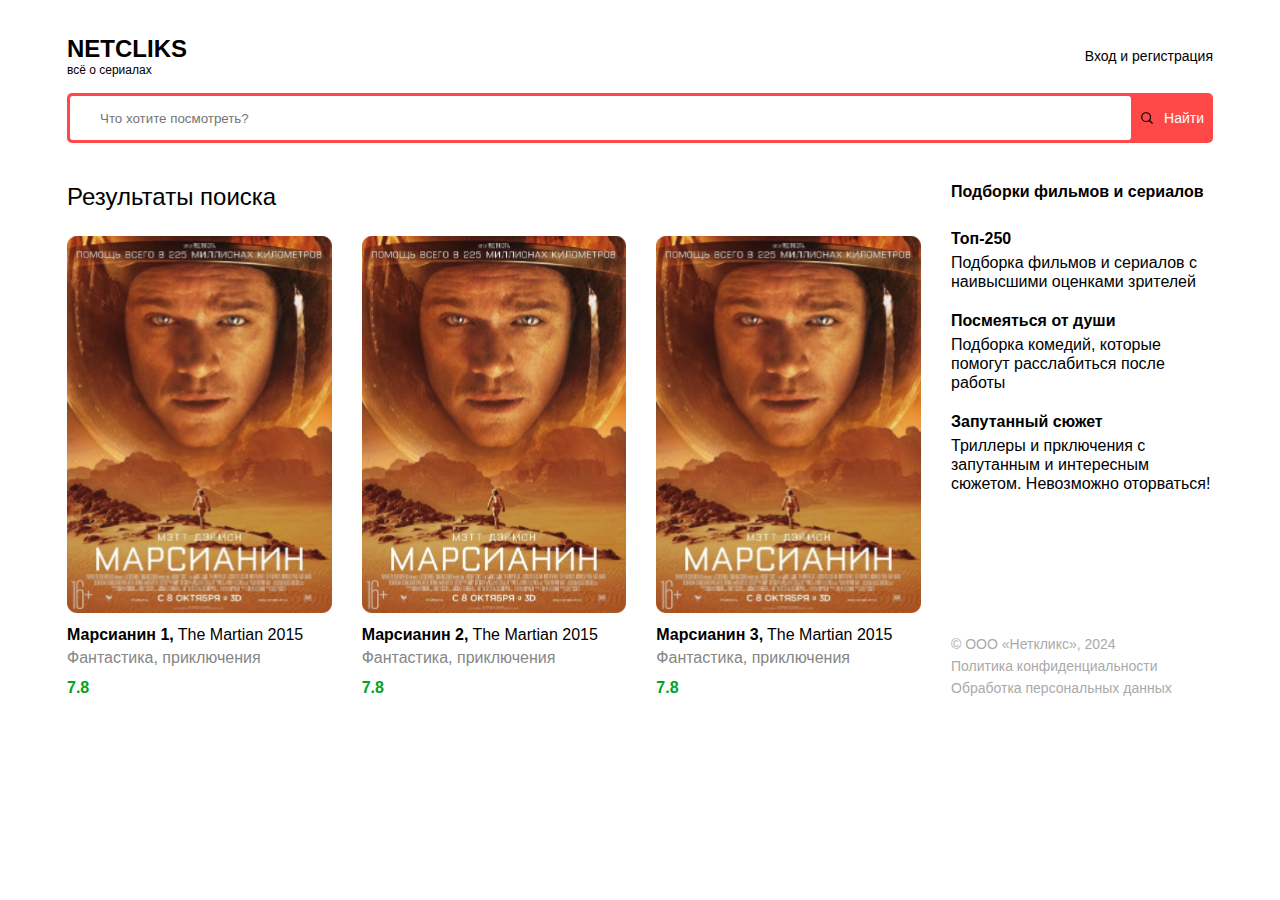
<file: index.html>
<!DOCTYPE html>
<html lang="en">
<head>
    <meta charset="UTF-8">
    <meta name="viewport" content="width=device-width, initial-scale=1.0">
    <title>Netkliks</title>
    <script src="script.js" defer></script>
    <link rel="stylesheet" href="./style.css">
</head>
<body>
    <div class="container">
        
    </div>
    <header class="header">
        <div class="container">
            <div class="header-box">
                <div class="header-logo">
                    <h1>NETCLIKS</h1>
                    <p>всё о сериалах</p>
                </div>
                <div class="header-controls">
                    <a href="#">Вход и регистрация</a>
                </div>
                <div class="header-controls--mobile">
                    <img class="icon" src="../images/burger.svg" alt="burger">
                </div>
            </div>
        </div>
    </header>

    <main>
        <section class="search">
            <div class="container">
                <div class="search-box">
                    <input id="search-input" type="text" placeholder="Что хотите посмотреть?">
                    <button id="search-button">
                        <img class="icon-search" src="../images/search.svg" alt="search">
                        <span>Найти</span>
                    </button>
                </div>
            </div>
        </section>
        <section class="content">
            <div class="container">
                <div class="content-box">
                    <div class="content-main">
                        <h2 class="content-main__title">
                            Результаты поиска
                        </h2>
                        <div class="content-cards">
                            <a href="/film.html" class="content-cards__item">
                                <div class="contents__item--img">
                                    <img src="./images/film.png" alt="Film">
                                </div>
                                <div class="content-cards__item--title">
                                    <h5>Марсианин,</h5>
                                    <span>The Martian 2015</span>
                                </div>
                                <p class="content-cards__item--description">
                                    Фантастика, приключения
                                </p>
                                <p class="content-cards__item--rating">
                                    7.8
                                </p>
                            </a>
                            <a href="/film.html" class="content-cards__item">
                                <div class="contents__item--img">
                                    <img src="./images/film.png" alt="Film">
                                </div>
                                <div class="content-cards__item--title">
                                    <h5>Марсианин,</h5>
                                    <span>The Martian 2015</span>
                                </div>
                                <p class="content-cards__item--description">
                                    Фантастика, приключения
                                </p>
                                <p class="content-cards__item--rating">
                                    7.8
                                </p>
                            </a>
                            <a href="/film.html" class="content-cards__item">
                                <div class="contents__item--img">
                                    <img src="./images/film.png" alt="Film">
                                </div>
                                <div class="content-cards__item--title">
                                    <h5>Марсианин,</h5>
                                    <span>The Martian 2015</span>
                                </div>
                                <p class="content-cards__item--description">
                                    Фантастика, приключения
                                </p>
                                <p class="content-cards__item--rating">
                                    7.8
                                </p>
                            </a>
                            <a href="/film.html" class="content-cards__item">
                                <div class="contents__item--img">
                                    <img src="./images/film.png" alt="Film">
                                </div>
                                <div class="content-cards__item--title">
                                    <h5>Марсианин,</h5>
                                    <span>The Martian 2015</span>
                                </div>
                                <p class="content-cards__item--description">
                                    Фантастика, приключения
                                </p>
                                <p class="content-cards__item--rating">
                                    7.8
                                </p>
                            </a>
                            <a href="/film.html" class="content-cards__item">
                                <div class="contents__item--img">
                                    <img src="./images/film.png" alt="Film">
                                </div>
                                <div class="content-cards__item--title">
                                    <h5>Марсианин,</h5>
                                    <span>The Martian 2015</span>
                                </div>
                                <p class="content-cards__item--description">
                                    Фантастика, приключения
                                </p>
                                <p class="content-cards__item--rating">
                                    7.8
                                </p>
                            </a>
                            <a href="/film.html" class="content-cards__item">
                                <div class="contents__item--img">
                                    <img src="./images/film.png" alt="Film">
                                </div>
                                <div class="content-cards__item--title">
                                    <h5>Марсианин,</h5>
                                    <span>The Martian 2015</span>
                                </div>
                                <p class="content-cards__item--description">
                                    Фантастика, приключения
                                </p>
                                <p class="content-cards__item--rating">
                                    7.8
                                </p>
                            </a>
                        </div>
                    </div>
                    <div class="content-sidebar">
                        <div class="content-sidebar__info">
                            <h4 class="content-sidebar__info--title">
                                Подборки фильмов и сериалов
                            </h4>

                            <div class="content-sidebar__info__wrapper">
                                <div class="content-sidebar__info__item">
                                    <h5>Топ-250</h5>
                                    <p>
                                        Подборка фильмов и сериалов с наивысшими оценками зрителей
                                    </p>
                                </div>
                                <div class="content-sidebar__info__item">
                                    <h5>Посмеяться от души</h5>
                                    <p>
                                        Подборка комедий, которые помогут расслабиться после работы
                                    </p>
                                </div>
                                <div class="content-sidebar__info__item">
                                    <h5>Запутанный сюжет</h5>
                                    <p>
                                        Триллеры и прключения с запутанным и интересным сюжетом. Невозможно оторваться!
                                    </p>
                                </div>
                                
                            </div>
                        </div>
                        <div class="content-sidebar__footer">
                            <p>© ООО «Неткликс», 2024</p>
                            <a href="#">Политика конфиденциальности</a>
                            <a href="#">Обработка персональных данных</a>
                        </div>
                    </div>
                </div>
            </div>
        </section>
    </main>
    
</body>
</html>
</file>
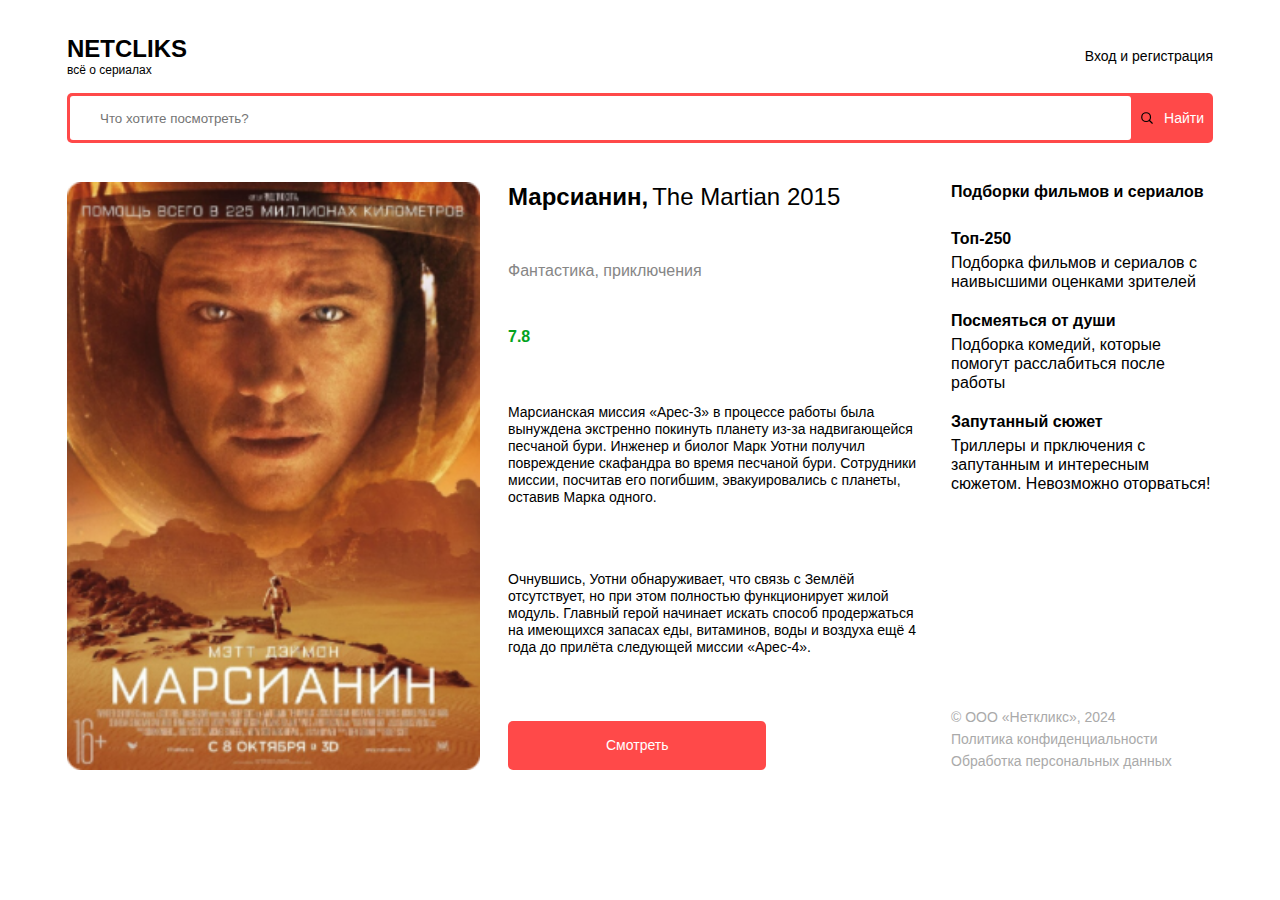
<file: film.html>
<!DOCTYPE html>
<html lang="en">
<head>
    <meta charset="UTF-8">
    <meta name="viewport" content="width=device-width, initial-scale=1.0">
    <title>Netkliks</title>
    <link rel="stylesheet" href="./style.css">
</head>
<body>
    <div class="container">
        
    </div>
    <header class="header">
        <div class="container">
            <div class="header-box">
                <div class="header-logo">
                    <h1>NETCLIKS</h1>
                    <p>всё о сериалах</p>
                </div>
                <div class="header-controls">
                    <a href="#">Вход и регистрация</a>
                </div>
                <div class="header-controls--mobile">
                    <img class="icon" src="../images/burger.svg" alt="burger">
                </div>
            </div>
        </div>
    </header>

    <main>
        <section class="search">
            <div class="container">
                <div class="search-box">
                    <input type="text" placeholder="Что хотите посмотреть?">
                    <button>
                        <img class="icon-search" src="../images/search.svg" alt="search">
                        <span>Найти</span>
                    </button>
                </div>
            </div>
        </section>
        <section class="content">
            <div class="container">
                <div class="content-box">
                    <div class="content-film">
                        <div class="content-film__img">
                            <img src="./images/film.png" alt="Film">
                        </div>
                        <div class="content-film__info">
                            <div class="content-film__info__title">
                                <h1>Марсианин,</h1>
                                <p>The Martian 2015</p>
                            </div>
                            <p class="content-film__info__description">
                                Фантастика, приключения
                            </p>
                            <p class="content-film__info__rating">
                                7.8
                            </p>
                            <p class="content-film__info__text">
                                Марсианская миссия «Арес-3» в процессе работы была вынуждена экстренно покинуть планету из-за надвигающейся песчаной бури. Инженер и биолог Марк Уотни получил повреждение скафандра во время песчаной бури. Сотрудники миссии, посчитав его погибшим, эвакуировались с планеты, оставив Марка одного.
                            </p>
                            <p class="content-film__info__text">
                                Очнувшись, Уотни обнаруживает, что связь с Землёй отсутствует, но при этом полностью функционирует жилой модуль. Главный герой начинает искать способ продержаться на имеющихся запасах еды, витаминов, воды и воздуха ещё 4 года до прилёта следующей миссии «Арес-4».
                            </p>
                            <div class="content-film__info__controls">
                                <button>Смотреть</button>
                            </div>
                        </div>

                    </div>
                    <div class="content-sidebar">
                        <div class="content-sidebar__info">
                            <h4 class="content-sidebar__info--title">
                                Подборки фильмов и сериалов
                            </h4>

                            <div class="content-sidebar__info__wrapper">
                                <div class="content-sidebar__info__item">
                                    <h5>Топ-250</h5>
                                    <p>
                                        Подборка фильмов и сериалов с наивысшими оценками зрителей
                                    </p>
                                </div>
                                <div class="content-sidebar__info__item">
                                    <h5>Посмеяться от души</h5>
                                    <p>
                                        Подборка комедий, которые помогут расслабиться после работы
                                    </p>
                                </div>
                                <div class="content-sidebar__info__item">
                                    <h5>Запутанный сюжет</h5>
                                    <p>
                                        Триллеры и прключения с запутанным и интересным сюжетом. Невозможно оторваться!
                                    </p>
                                </div>
                                
                            </div>
                        </div>
                        <div class="content-sidebar__footer">
                            <p>© ООО «Неткликс», 2024</p>
                            <a href="#">Политика конфиденциальности</a>
                            <a href="#">Обработка персональных данных</a>
                        </div>
                    </div>
                </div>
            </div>
        </section>
    </main>
</body>
</html>
</file>
<file: style.css>
* {
    box-sizing: border-box;
}

body {
    margin: 0;
    padding: 0;
}

.container {
    max-width: 1194px;
    padding-left: 24px;
    padding-right: 24px;
    margin: 0 auto;
}

.header {
    margin-top: 34px;
    margin-bottom: 15px;
}

.header-box {
    display: flex;
    justify-content: space-between;
    align-items: center;
}

.header-logo h1 {
    margin: 0;
    font-family: Inter, sans-serif;
    font-size: 24px;
    font-weight: 700;
    line-height: 29px;
}

.header-logo p {
    margin: 0;
    font-family: Inter, sans-serif;
    font-size: 12px;
    font-weight: 300;
    line-height: 15px;
}

.header-controls a {
    font-family: Inter, sans-serif;
    font-size: 14px;
    font-weight: 400;
    line-height: 17px;
    color: #000;
    text-decoration: none;
}

.header-controls a:hover {
    transition: 0.5s;
    color: rgb(255, 73, 73);
}

.header-controls--mobile {
    display: none;
    align-self: flex-start;
}

.icon {
    width: 30px;
    height: auto;
}

.icon-search {
    width: 14px;
}

/* Search blok */
.search {
    margin-bottom: 39px;
}

.search-box {
    border-radius: 5px;
    background: rgb(255, 73, 73);
    display: flex;
    justify-content: space-between;
    align-items: center;
    padding: 3px;
    gap: 3px;
    height: 50px;
}

.search-box input {
    flex-grow: 1;
    height: 100%;
    border: none;
    outline: none;
    border-radius: 3px;
    background: rgb(255, 255, 255);
    padding: 0 30px;
    min-width: 0;
}

.search-box button {
    height: 100%;
    display: flex;
    align-items: center;
    gap: 10px;
    background: rgb(255, 73, 73);
    border: none;
    color: white;
    font-family: Inter, sans-serif;
    font-size: 14px;
    font-weight: 400;
    line-height: 17px;
    cursor: pointer;
}

/* /Search blok */

/* Content blok */
.content {
    margin-bottom: 94px;
}

.content-box {
    display: flex;
    justify-content: space-between;
    gap: 30px;
}

.content-main {
    flex-grow: 1;
}

.content-main__title {
    margin-top: 0;
    margin-bottom: 25px;
    color: rgb(0, 0, 0);
    font-family: Inter, sans-serif;
    font-size: 24px;
    font-weight: 500;
    line-height: 29px;
}

.content-cards {
    display: flex;
    flex-wrap: wrap;
    gap: 30px;
}

.content-cards__item {
    width: calc((100% - (30px * 2)) / 3);
    text-decoration: none;
}

.contents__item--img {
    width: 100%;
    display: block;
    margin-bottom: 12px;

    img {
        width: 100%;
        display: block;
    }
}

.content-cards__item--title {
    display: flex;
    flex-wrap: wrap;
    gap: 4px;
    margin-bottom: 4px;
}

.content-cards__item--title h5,
.content-cards__item--title span {
    margin: 0;
    font-family: Inter, sans-serif;
    font-size: 16px;
    line-height: 19px;
    color: rgb(0, 0, 0);
}

.content-cards__item--title h5 {
    font-weight: 700;
}

.content-cards__item--title span {
    font-weight: 400;
}

.content-cards__item--description {
    color: rgb(134, 134, 134);
    font-family: Inter, sans-serif;
    font-size: 16px;
    font-weight: 400;
    line-height: 19px;
    margin-top: 0;
    margin-bottom: 11px;
}

.content-cards__item--rating {
    color: rgb(4, 163, 30);
    font-family: Inter, sans-serif;
    font-size: 16px;
    font-weight: 700;
    line-height: 19px;
    margin: 0;
}

.content-sidebar {
    width: 262px;
    min-width: 262px;
    display: flex;
    flex-direction: column;
    justify-content: space-between;
}

.content-sidebar__info {
    margin-bottom: 120px;
}

.content-sidebar__info--title {
    color: rgb(0, 0, 0);
    font-family: Inter, sans-serif;
    font-size: 16px;
    font-weight: 700;
    line-height: 19px;
    margin-top: 0;
    margin-bottom: 28px;
}

.content-sidebar__info__wrapper {
    display: flex;
    flex-direction: column;
    gap: 20px;
}

.content-sidebar__info__item {
    display: flex;
    flex-direction: column;
}

.content-sidebar__info__item h5,
.content-sidebar__info__item p {
    font-family: Inter, sans-serif;
    font-size: 16px;
    line-height: 19px;
}

.content-sidebar__info__item h5 {
    font-weight: 700;
    margin-top: 0;
    margin-bottom: 5px;
}

.content-sidebar__info__item p {
    font-weight: 400;
    margin: 0;
}

.content-sidebar__footer {
    display: flex;
    flex-direction: column;
    gap: 5px;
}

.content-sidebar__footer p, .content-sidebar__footer a {
    color: rgb(170, 170, 170);
    font-family: Inter, sans-serif;
    font-size: 14px;
    font-weight: 400;
    line-height: 17px;
}

.content-sidebar__footer p {
    margin: 0;
}

.content-sidebar__footer a {
    text-decoration: none;
}

.content-sidebar__footer a:hover {
    color: rgb(255, 73, 73);
}

/* /Content blok */

/* Description */
.content-film {
    flex-grow: 1;
    display: flex;
    justify-content: space-between;
    gap: 28px;
}

.content-film__img {
    width: calc((100% - 28px) / 2);
    display: flex;
    justify-content: center;
}

.content-film__img img {
    width: 100%;
    display: block;
    max-width: 450px;
}

.content-film__info {
    width: calc((100% - 28px) / 2);
    display: flex;
    flex-direction: column;
    justify-content: space-between;
    gap: 10px;
}

.content-film__info__title {
    display: flex;
    gap: 4px;
    margin-bottom: 3px;
    flex-wrap: wrap;
}

.content-film__info__title h1, .content-film__info__title p {
    color: rgb(0, 0, 0);
    font-family: Inter, sans-serif;
    font-size: 24px;
    line-height: 29px;
}

.content-film__info__title h1 {
    font-weight: 700;
    margin: 0;
}

.content-film__info__title p {
    font-weight: 400;
    margin: 0;
}

.content-film__info__content > *:last-child {
    margin-bottom: 0;
}

.content-film__info__description {
    color: rgb(134, 134, 134);
    font-family: Inter, sans-serif;
    font-size: 16px;
    font-weight: 400;
    line-height: 19px;
    margin-top: 0;
    margin-bottom: 0;
}

.content-film__info__rating {
    color: rgb(4, 163, 30);
    font-family: Inter, sans-serif;
    font-size: 16px;
    font-weight: 700;
    line-height: 19px;
    margin-top: 0;
    margin-bottom: 10px;
}

.content-film__info__content:last-child {
    margin-bottom: 0;
}


.content-film__info__text {
    color: rgb(0, 0, 0);
    font-family: Inter, sans-serif;
    font-size: 14px;
    font-weight: 400;
    line-height: 17px;
    margin-top: 0;
    margin-bottom: 18px;
}

.content-film__info__controls button {
    color: rgb(255, 255, 255);
    font-family: Inter, sans-serif;
    font-size: 14px;
    font-weight: 400;
    line-height: 17px;
    padding: 16px 98px;
    background: rgb(255, 73, 73);
    border-radius: 5px;
    border: none;
    outline: none;
    cursor: pointer;
}

@media (max-width: 991px) {
    .content-cards__item {
        width: calc((100% - (30px * 1)) / 2);
    }

    .content-film {
        flex-direction: column;
    }

    .content-film__img {
        width: 100%;
    }

    .content-film__info {
        width: 100%;
    }
}

@media (max-width: 768px) {
    .header-controls {
        display: none;
    }

    .header-controls--mobile {
        display: block;
    }

    .search-box input {
        padding: 0 15px;
    }

    .content-box {
        flex-direction: column;
    }

    .content-sidebar {
        width: 100%;
    }
}

@media (max-width: 480px) {
    .content-cards__item {
        width: 100%;
        min-width: 100%;
    }
}
</file>
